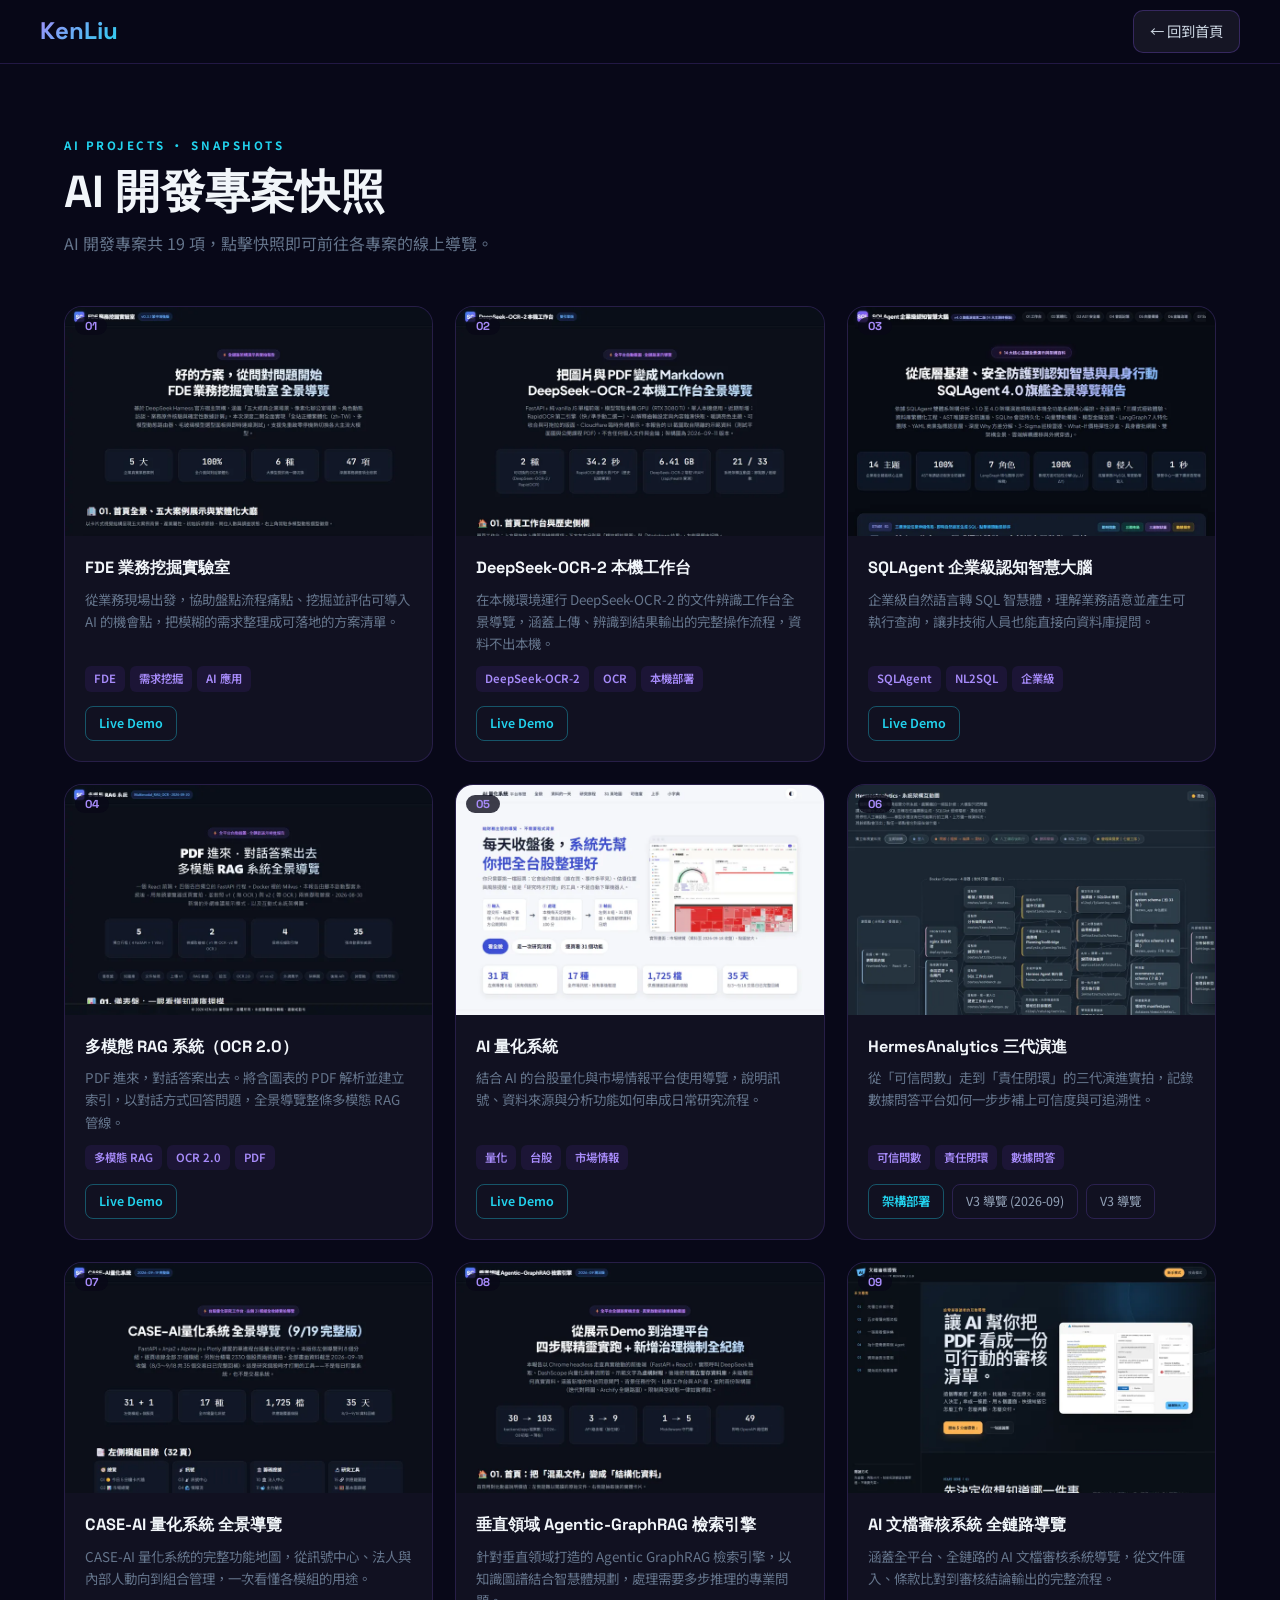
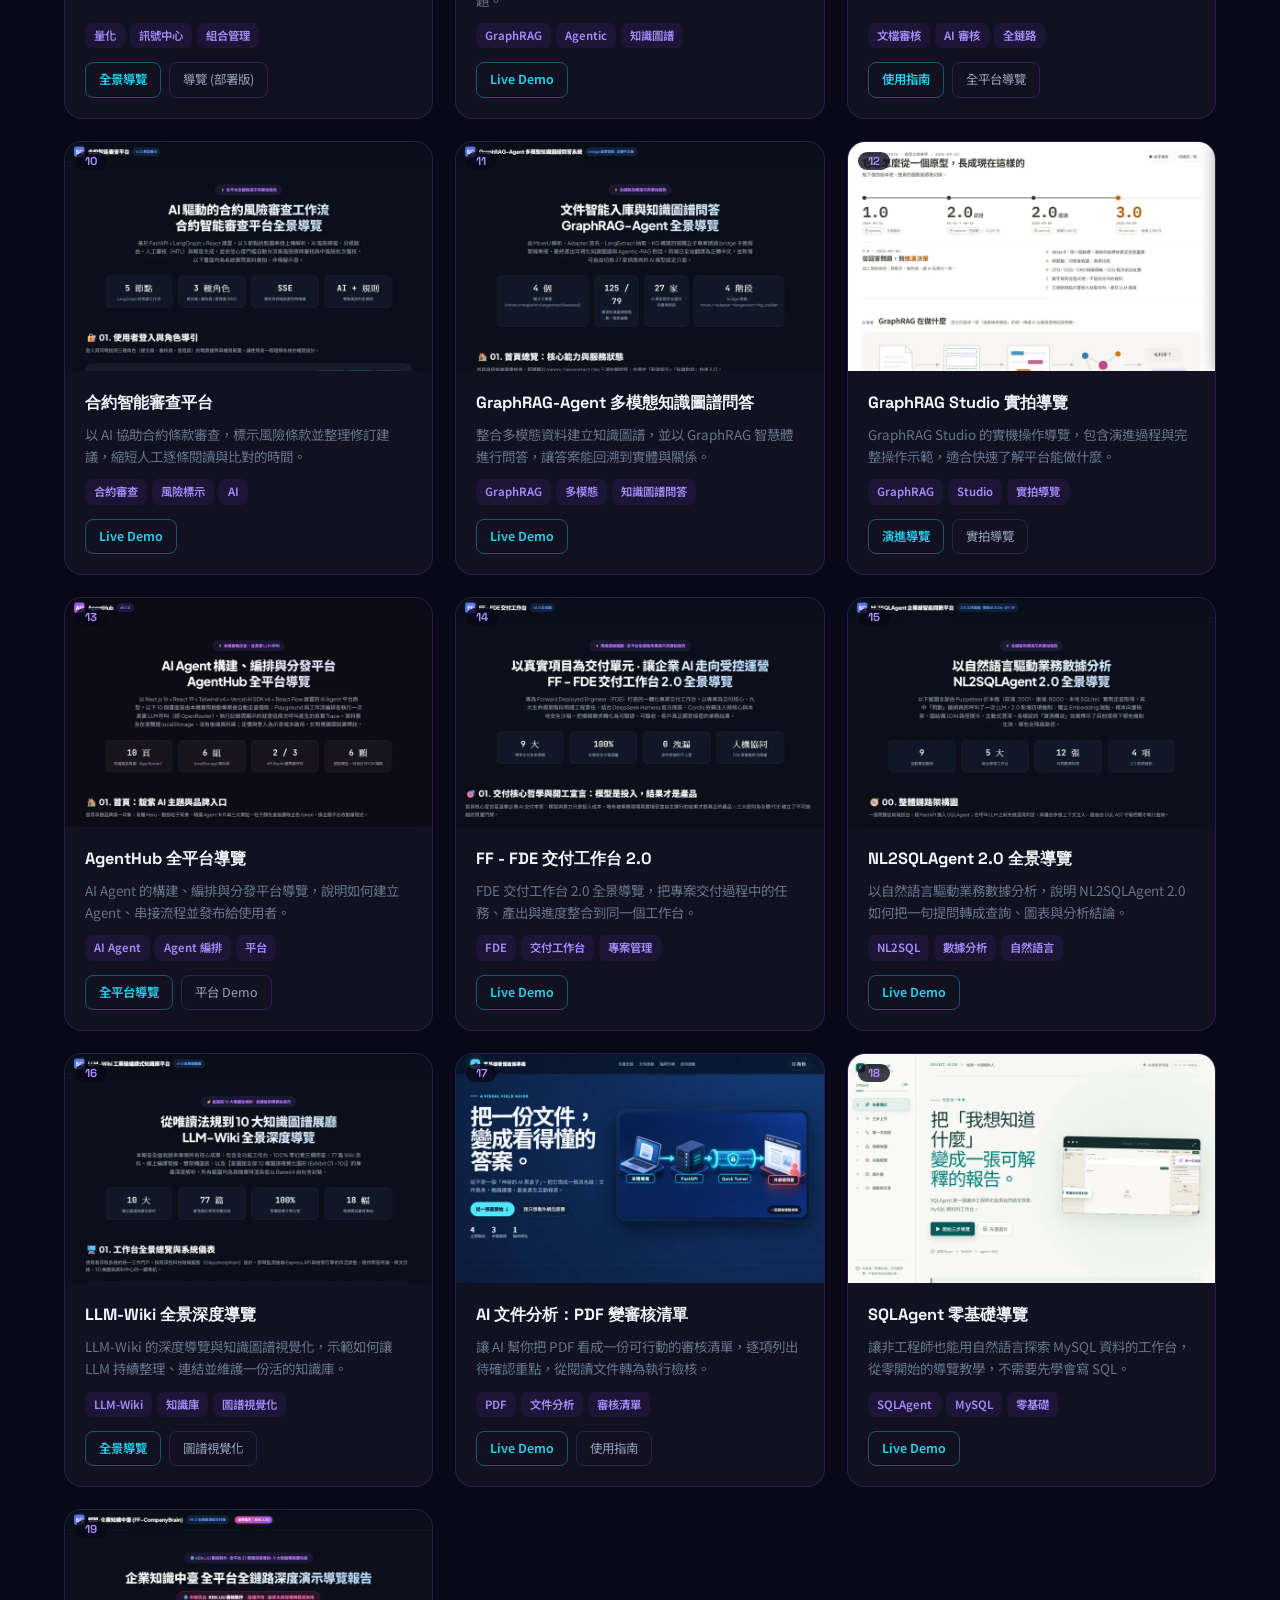
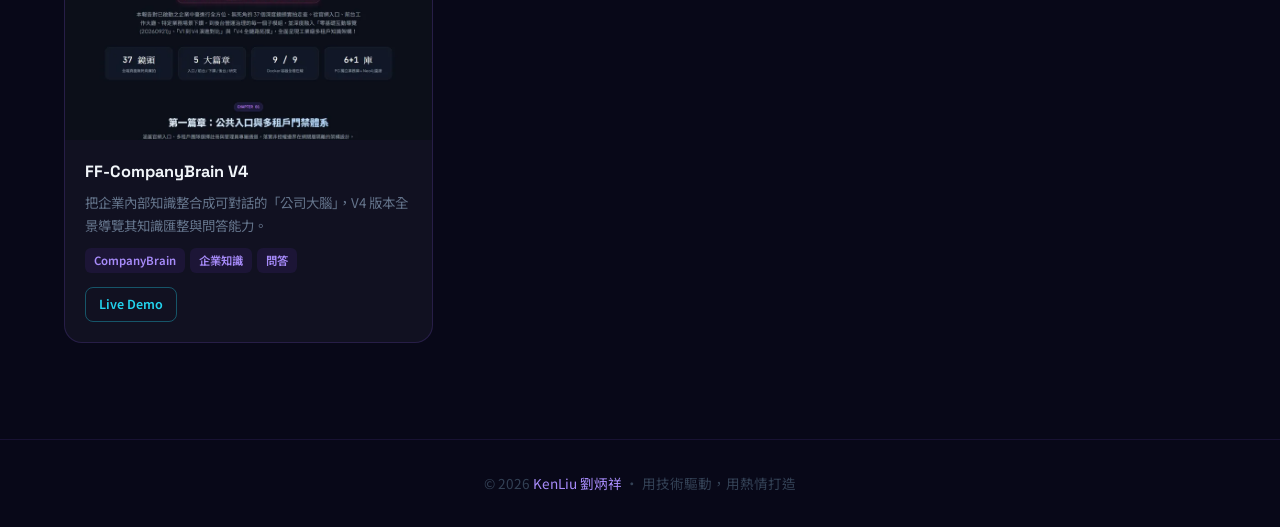
<file: ai-projects.html>
<!DOCTYPE html>
<html lang="zh-TW">
<head>
  <meta charset="UTF-8" />
  <meta name="viewport" content="width=device-width, initial-scale=1.0" />
  <title>AI 開發專案快照 | KenLiu 劉炳祥</title>
  <meta name="description" content="KenLiu 劉炳祥的 AI 開發專案快照總覽，點擊即可前往各專案的線上導覽。" />
  <link rel="preconnect" href="https://fonts.googleapis.com" />
  <link rel="preconnect" href="https://fonts.gstatic.com" crossorigin />
  <link href="https://fonts.googleapis.com/css2?family=Space+Grotesk:wght@400;500;700&family=Noto+Sans+TC:wght@300;400;500;700&display=swap" rel="stylesheet" />
  <script src="ai-projects-data.js"></script>
  <style>
    *, *::before, *::after { box-sizing: border-box; margin: 0; padding: 0; }
    html { scroll-behavior: smooth; }
    body { font-family: 'Noto Sans TC', 'Space Grotesk', sans-serif; background: #080818; color: #f1f5f9; line-height: 1.7; overflow-x: hidden; }
    ::selection { background: rgba(124,58,237,0.32); }

    .bar { position: sticky; top: 0; z-index: 10; height: 64px; display: flex; align-items: center; padding: 0 24px; background: rgba(8,8,24,0.92); backdrop-filter: blur(20px); border-bottom: 1px solid rgba(139,92,246,0.2); }
    .bar-in { max-width: 1200px; margin: 0 auto; width: 100%; display: flex; align-items: center; justify-content: space-between; }
    .logo { font-family: 'Space Grotesk', sans-serif; font-size: 1.5rem; font-weight: 700; text-decoration: none; background: linear-gradient(135deg,#a78bfa,#22d3ee); -webkit-background-clip: text; -webkit-text-fill-color: transparent; }
    .back { color: #cbd5e1; text-decoration: none; font-size: 0.9rem; padding: 8px 16px; border-radius: 10px; border: 1px solid rgba(139,92,246,0.28); background: rgba(255,255,255,0.06); transition: all .2s; }
    .back:hover { background: rgba(255,255,255,0.12); }

    main { max-width: 1200px; margin: 0 auto; padding: 72px 24px 96px; }
    .eyebrow { font-size: 0.72rem; font-weight: 700; letter-spacing: 0.22em; text-transform: uppercase; color: #22d3ee; margin-bottom: 10px; }
    h1 { font-family: 'Space Grotesk', sans-serif; font-size: clamp(2rem,4vw,2.8rem); font-weight: 700; line-height: 1.18; margin-bottom: 12px; }
    .sub { color: #64748b; max-width: 620px; margin-bottom: 48px; }

    .grid { display: grid; grid-template-columns: repeat(auto-fill, minmax(340px, 1fr)); gap: 22px; }
    .card { background: rgba(255,255,255,0.04); border: 1px solid rgba(139,92,246,0.18); border-radius: 18px; overflow: hidden; display: flex; flex-direction: column; transition: all .3s; }
    .card:hover { border-color: rgba(124,58,237,0.5); transform: translateY(-5px); box-shadow: 0 16px 48px rgba(124,58,237,0.18); }
    .shot { position: relative; aspect-ratio: 16/10; background: linear-gradient(135deg,#111132,#1c1c48); display: block; overflow: hidden; }
    .shot img { width: 100%; height: 100%; object-fit: cover; object-position: top; display: block; transition: transform .5s; }
    .card:hover .shot img { transform: scale(1.04); }
    .shot .fallback { position: absolute; inset: 0; display: none; align-items: center; justify-content: center; font-size: 3.8rem; opacity: .65; }
    .shot.noimg .fallback { display: flex; }
    .no { position: absolute; top: 10px; left: 10px; padding: 2px 10px; border-radius: 100px; background: rgba(8,8,24,0.78); color: #a78bfa; font: 700 0.72rem 'Space Grotesk', sans-serif; }
    .body { padding: 18px 20px 20px; display: flex; flex-direction: column; flex: 1; }
    .body h2 { font-family: 'Space Grotesk', sans-serif; font-size: 1.02rem; font-weight: 700; margin-bottom: 6px; }
    .body p { color: #64748b; font-size: 0.84rem; line-height: 1.65; margin-bottom: 12px; flex: 1; }
    .tags { display: flex; flex-wrap: wrap; gap: 5px; margin-bottom: 14px; }
    .tags span { padding: 3px 9px; border-radius: 6px; background: rgba(124,58,237,0.1); color: #a78bfa; font-size: 0.71rem; font-weight: 600; }
    .links { display: flex; flex-wrap: wrap; gap: 8px; }
    .links a { display: inline-flex; align-items: center; gap: 5px; padding: 6px 13px; border-radius: 8px; border: 1px solid rgba(139,92,246,0.22); color: #94a3b8; text-decoration: none; font-size: 0.78rem; transition: all .2s; }
    .links a:first-child { border-color: rgba(34,211,238,0.35); color: #22d3ee; font-weight: 600; }
    .links a:hover { color: #f1f5f9; background: rgba(34,211,238,0.1); }

    footer { border-top: 1px solid rgba(139,92,246,0.12); padding: 32px 24px; text-align: center; color: #334155; font-size: 0.85rem; }
    footer a { color: #a78bfa; text-decoration: none; }
    @media (max-width: 420px) { .grid { grid-template-columns: 1fr; } }
  </style>
</head>
<body>
  <header class="bar"><div class="bar-in">
    <a class="logo" href="index.html">KenLiu</a>
    <a class="back" href="index.html#projects">← 回到首頁</a>
  </div></header>

  <main>
    <p class="eyebrow">AI Projects · Snapshots</p>
    <h1>AI 開發專案快照</h1>
    <p class="sub" id="sub"></p>
    <div class="grid" id="grid"></div>
  </main>

  <footer><p>© 2026 <a href="index.html">KenLiu 劉炳祥</a> · 用技術驅動，用熱情打造</p></footer>

  <script>
    const list = window.AI_PROJECTS || [];
    document.getElementById('sub').textContent = `AI 開發專案共 ${list.length} 項，點擊快照即可前往各專案的線上導覽。`;

    // 資料全為自家 ai-projects-data.js 的靜態內容，用 textContent / setAttribute 組 DOM，不走 innerHTML。
    const el = (tag, cls, text) => { const n = document.createElement(tag); if (cls) n.className = cls; if (text) n.textContent = text; return n; };

    const grid = document.getElementById('grid');
    list.forEach((p, i) => {
      const card = el('article', 'card');

      const shot = el('a', 'shot');
      shot.href = p.links[0].url; shot.target = '_blank'; shot.rel = 'noopener noreferrer';
      shot.setAttribute('aria-label', `${p.title} 快照`);
      const img = el('img'); img.src = `images/ai/${p.id}.webp`; img.alt = `${p.title} 快照`; img.loading = 'lazy';
      img.onerror = () => { img.remove(); shot.classList.add('noimg'); };  // 沒截到圖就退回 emoji
      shot.append(img, el('span', 'fallback', p.icon), el('span', 'no', String(i + 1).padStart(2, '0')));

      const body = el('div', 'body');
      const tags = el('div', 'tags'); p.tags.forEach(t => tags.append(el('span', '', t)));
      const links = el('div', 'links');
      p.links.forEach(l => { const a = el('a', '', l.label); a.href = l.url; a.target = '_blank'; a.rel = 'noopener noreferrer'; links.append(a); });
      body.append(el('h2', '', p.title), el('p', '', p.desc), tags, links);

      card.append(shot, body);
      grid.append(card);
    });
  </script>
</body>
</html>
</file>
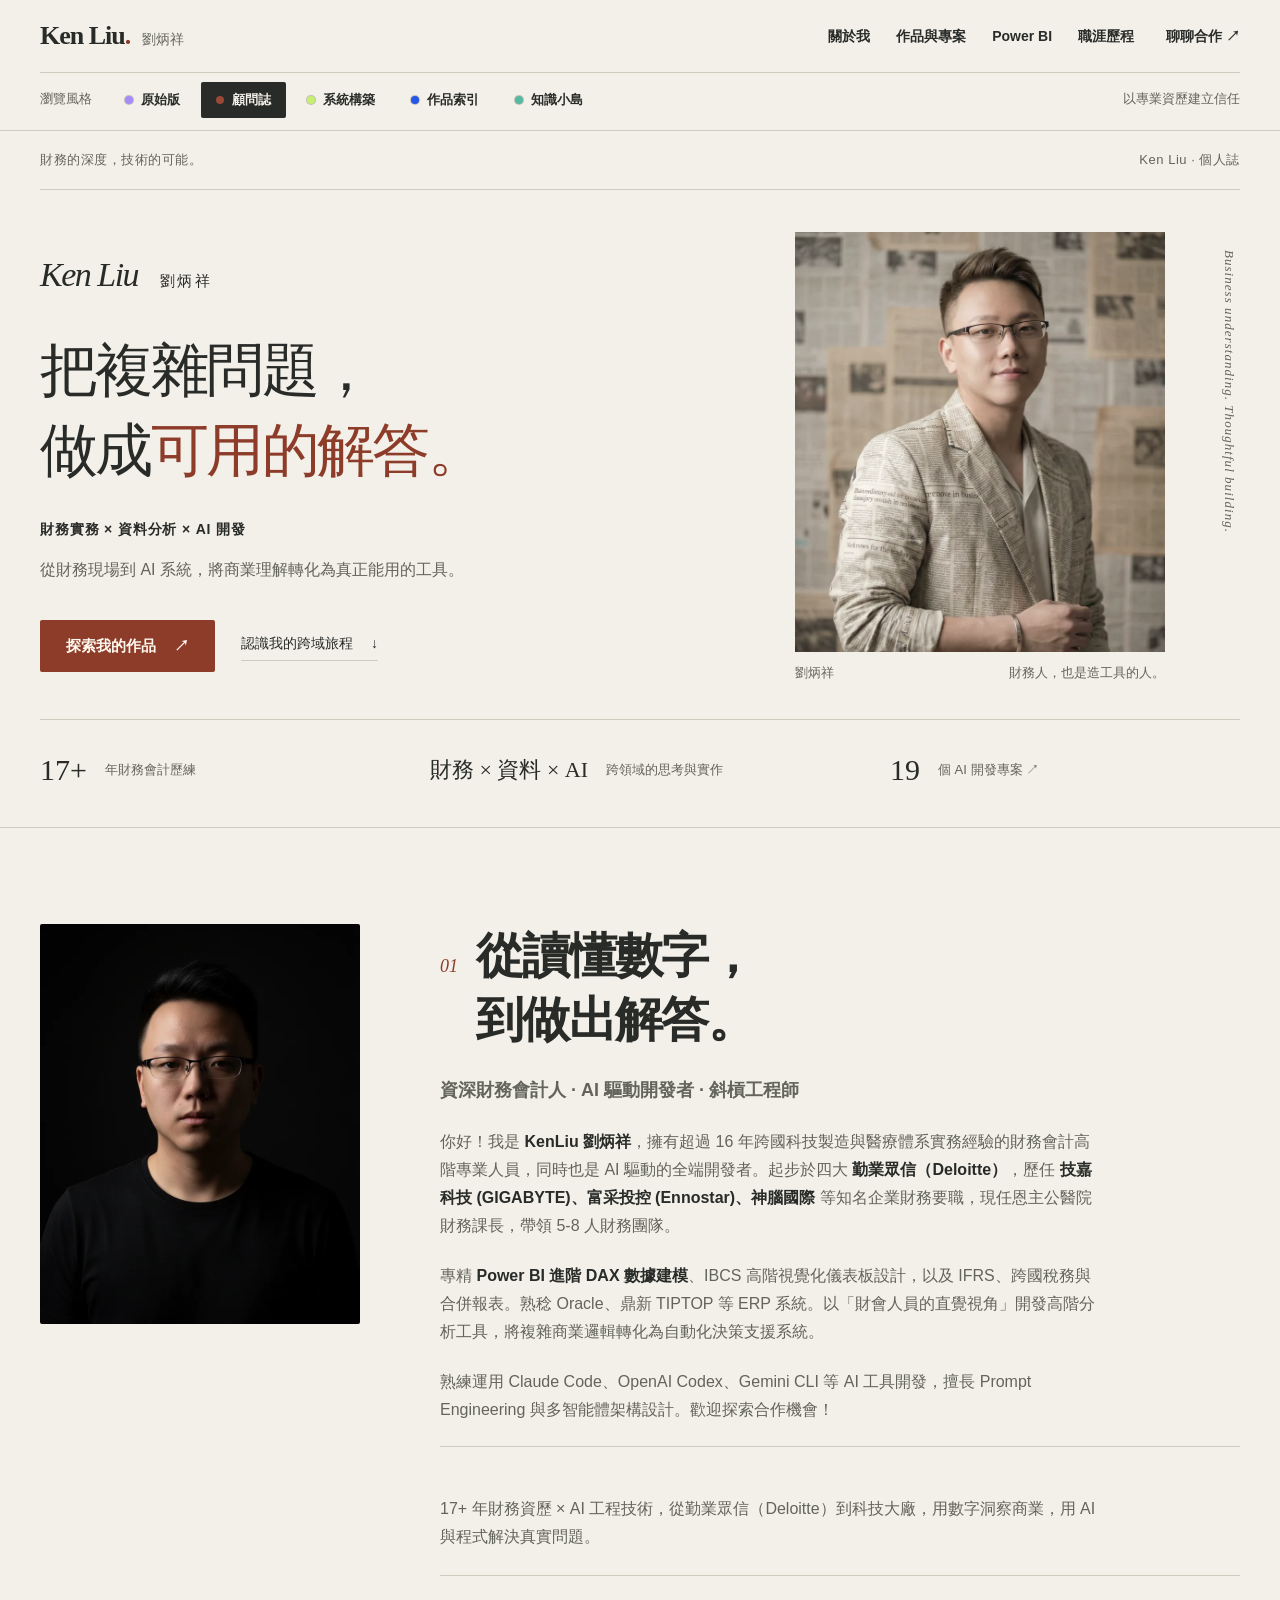
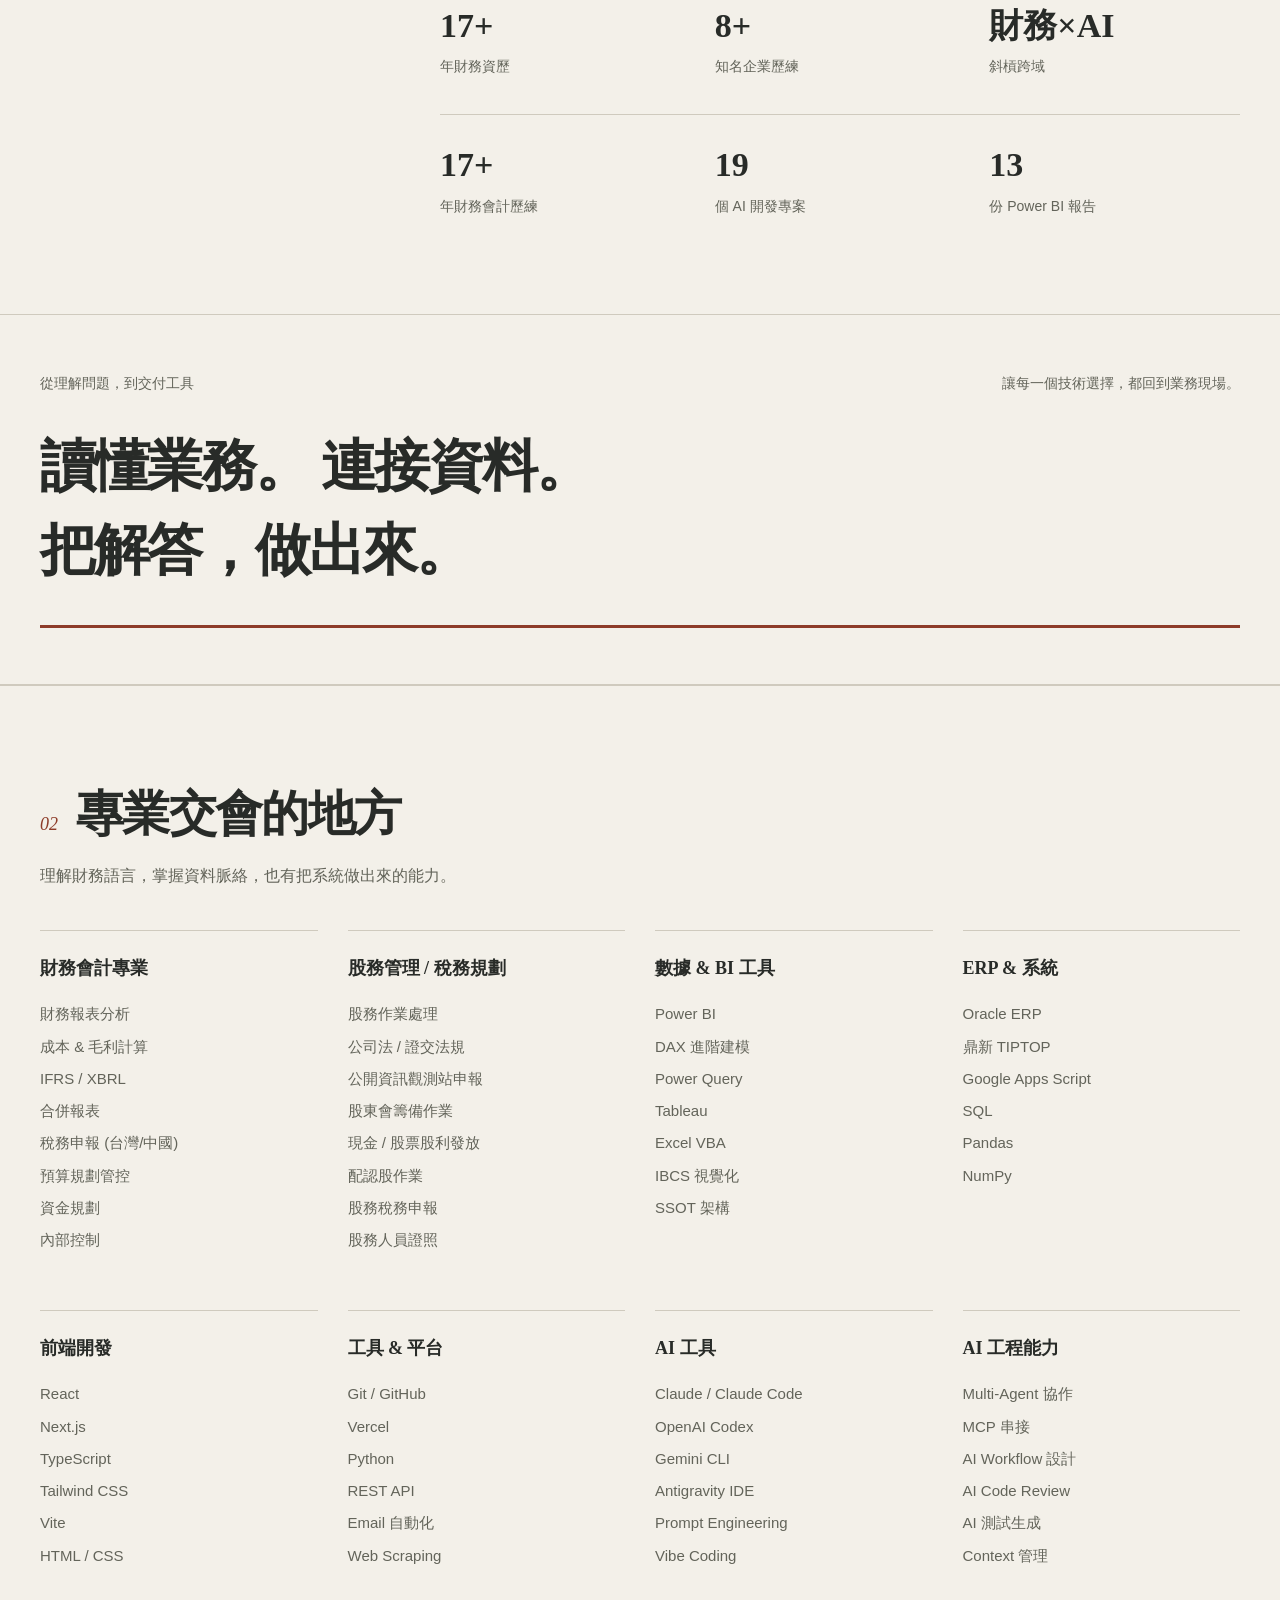
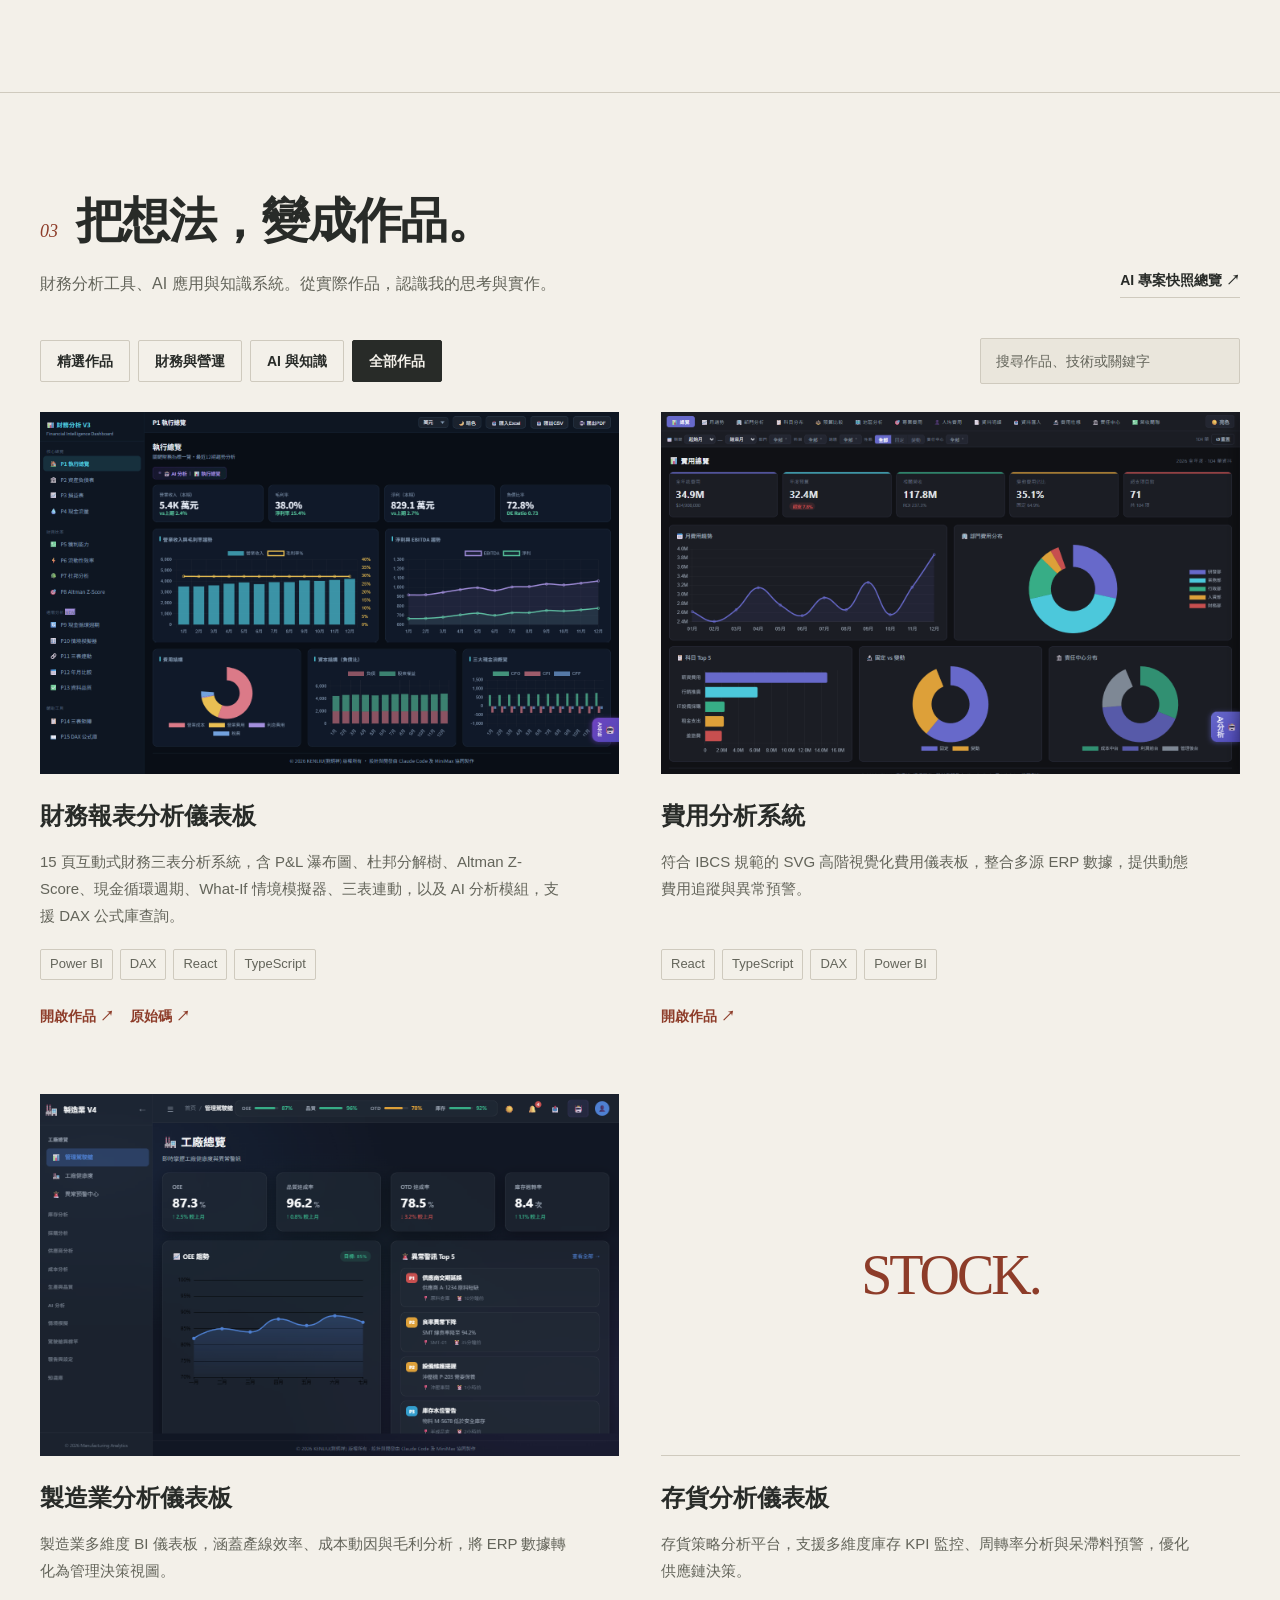
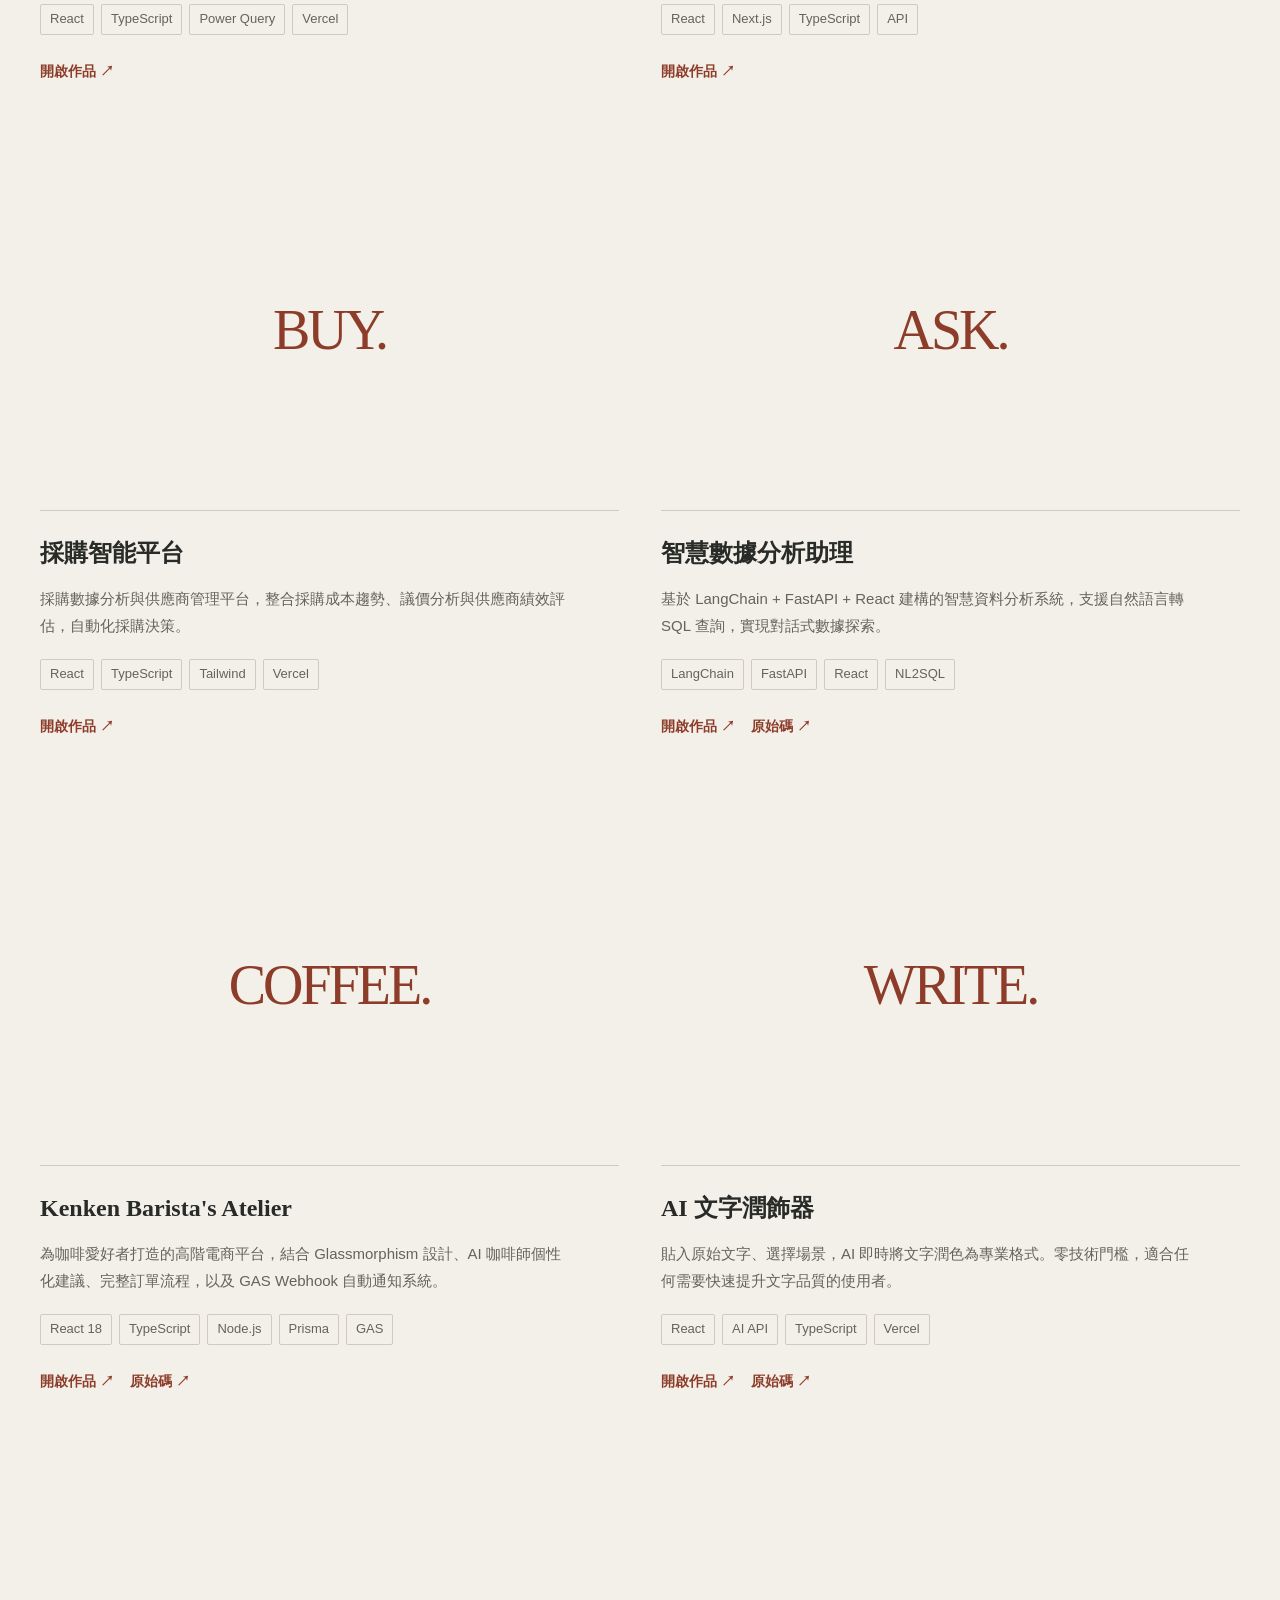
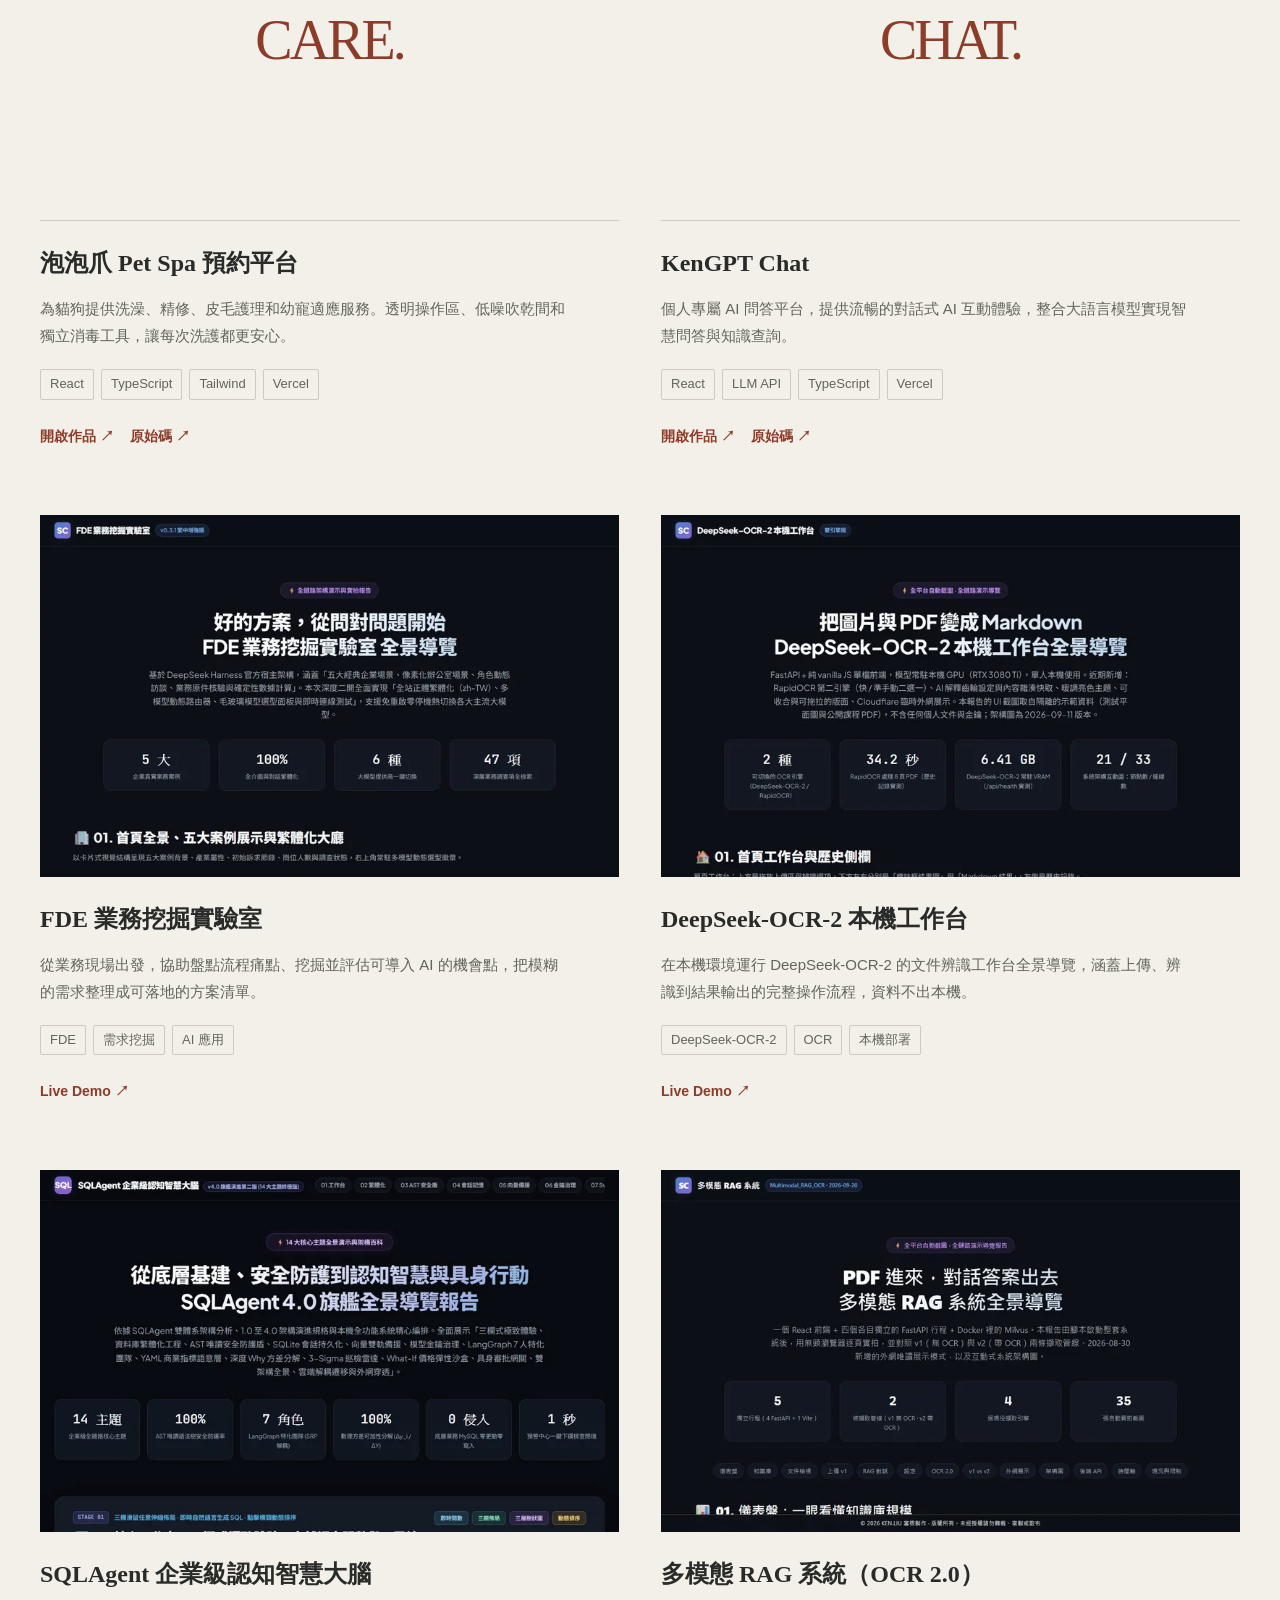
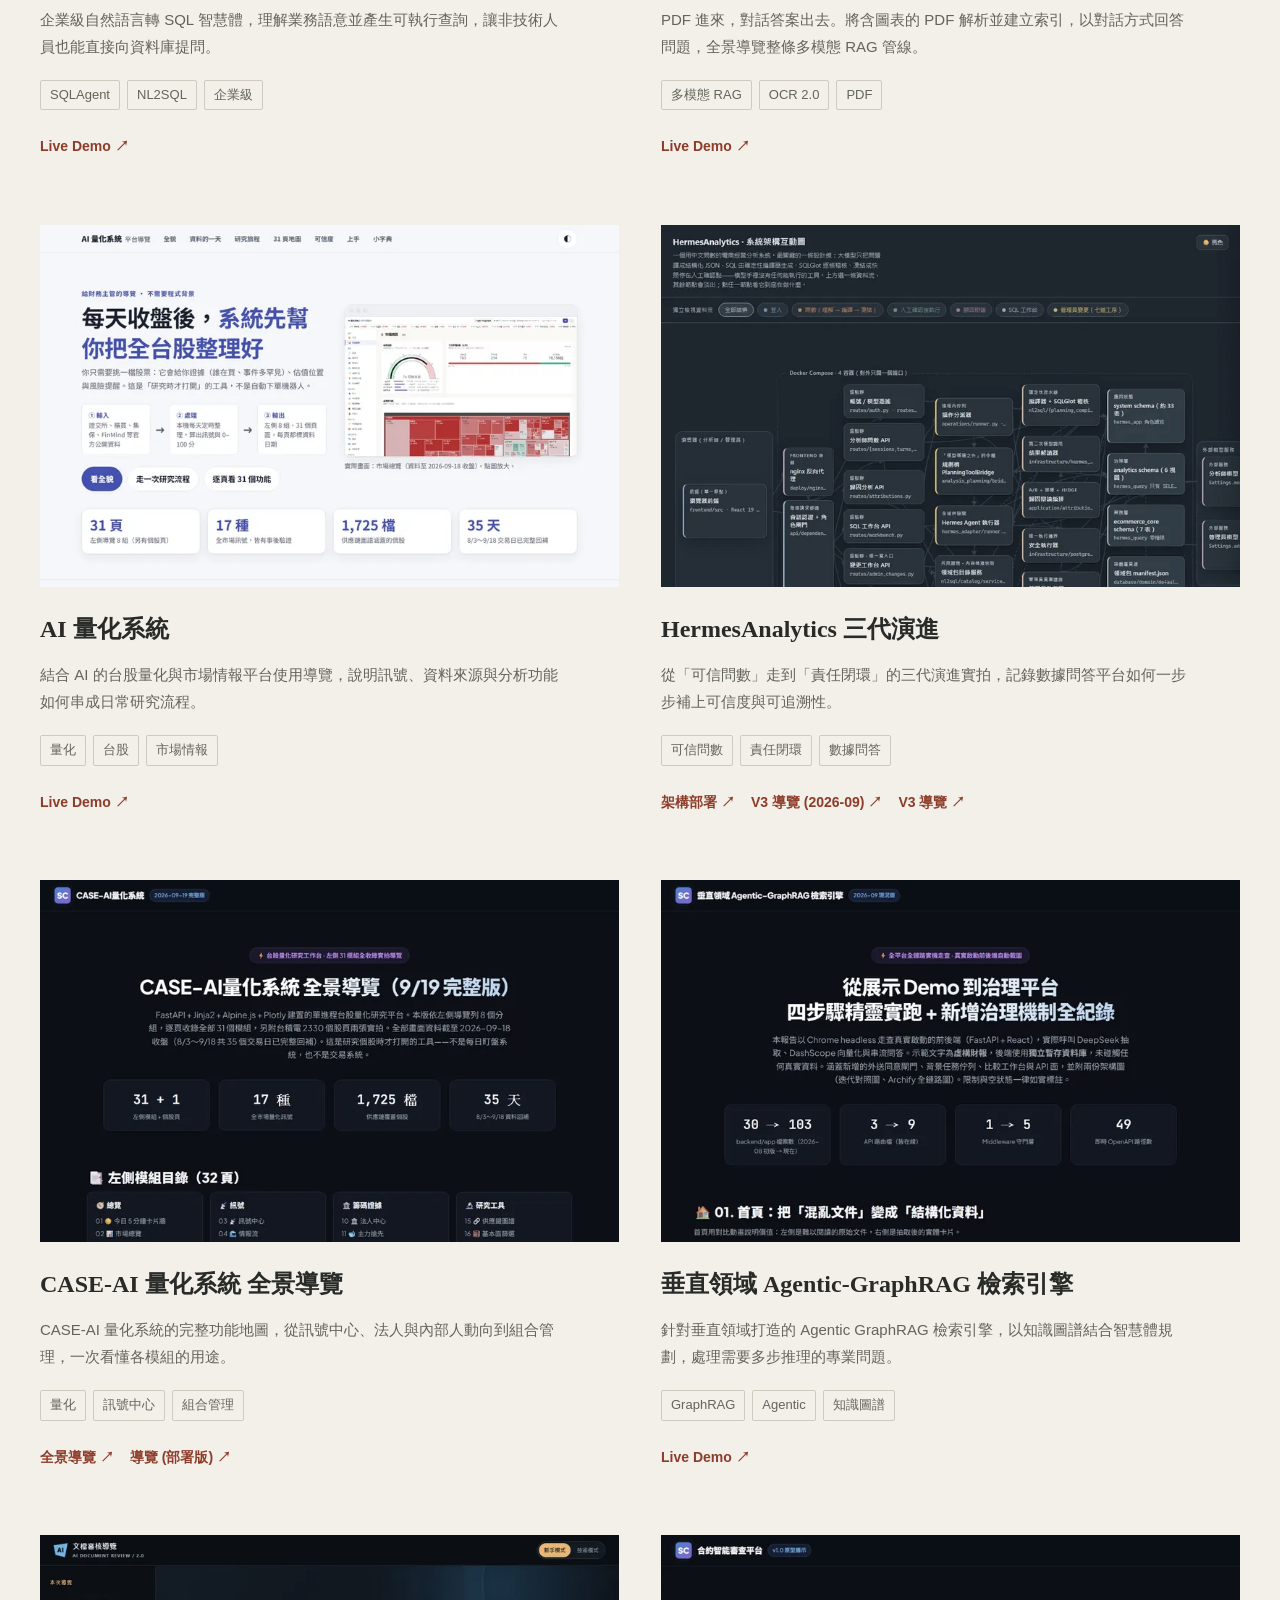
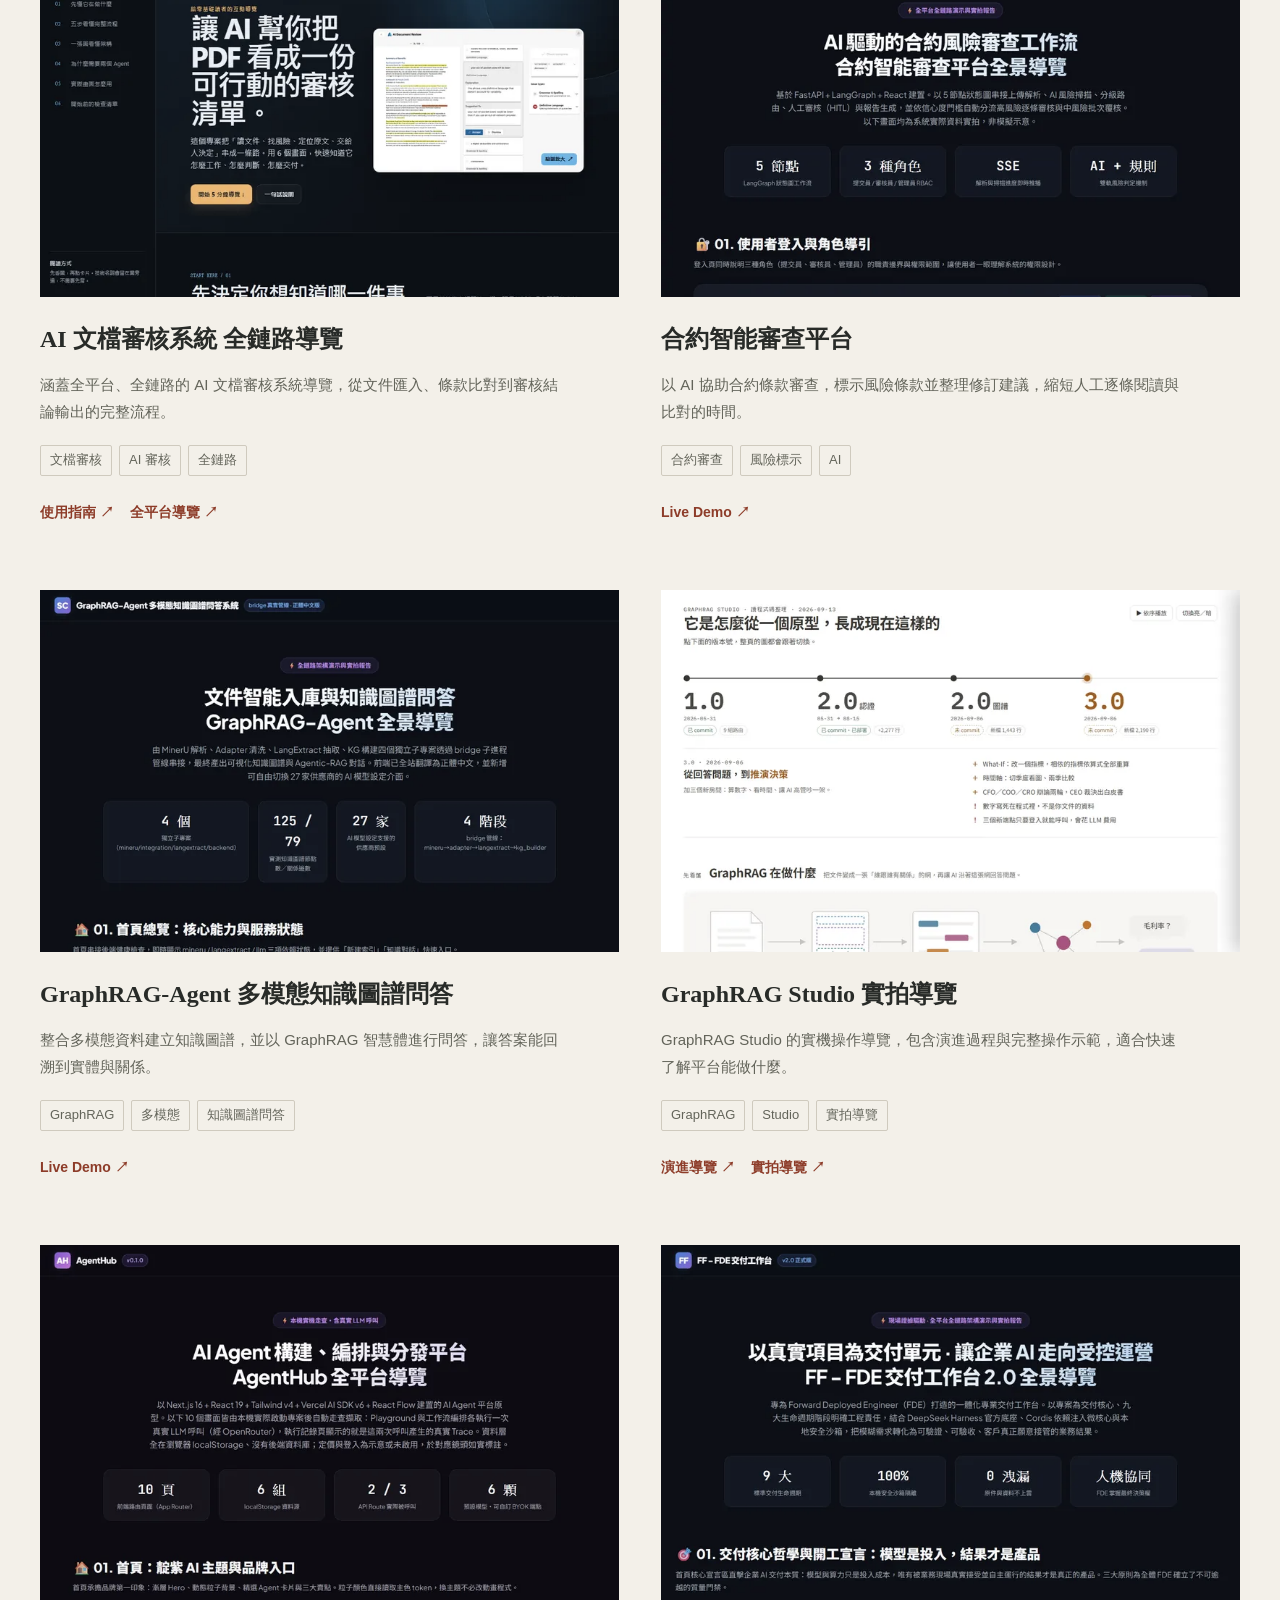
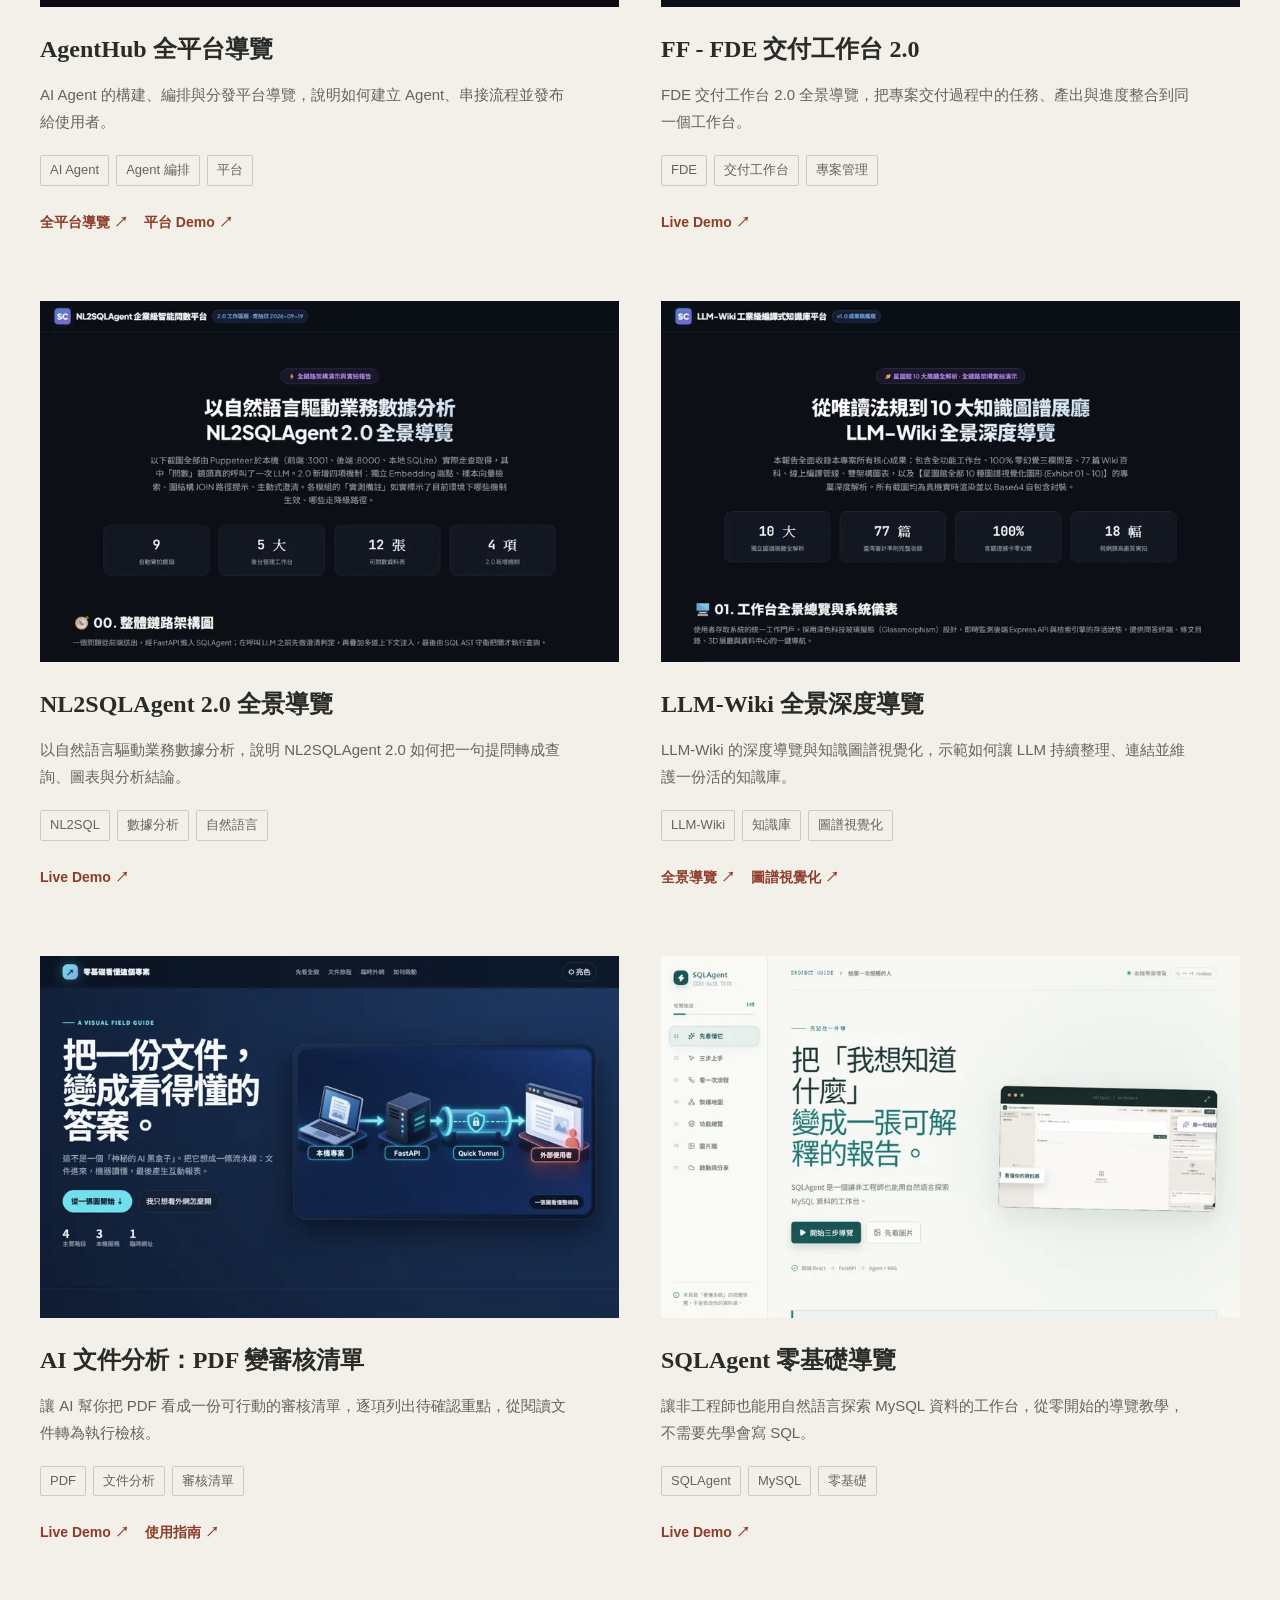
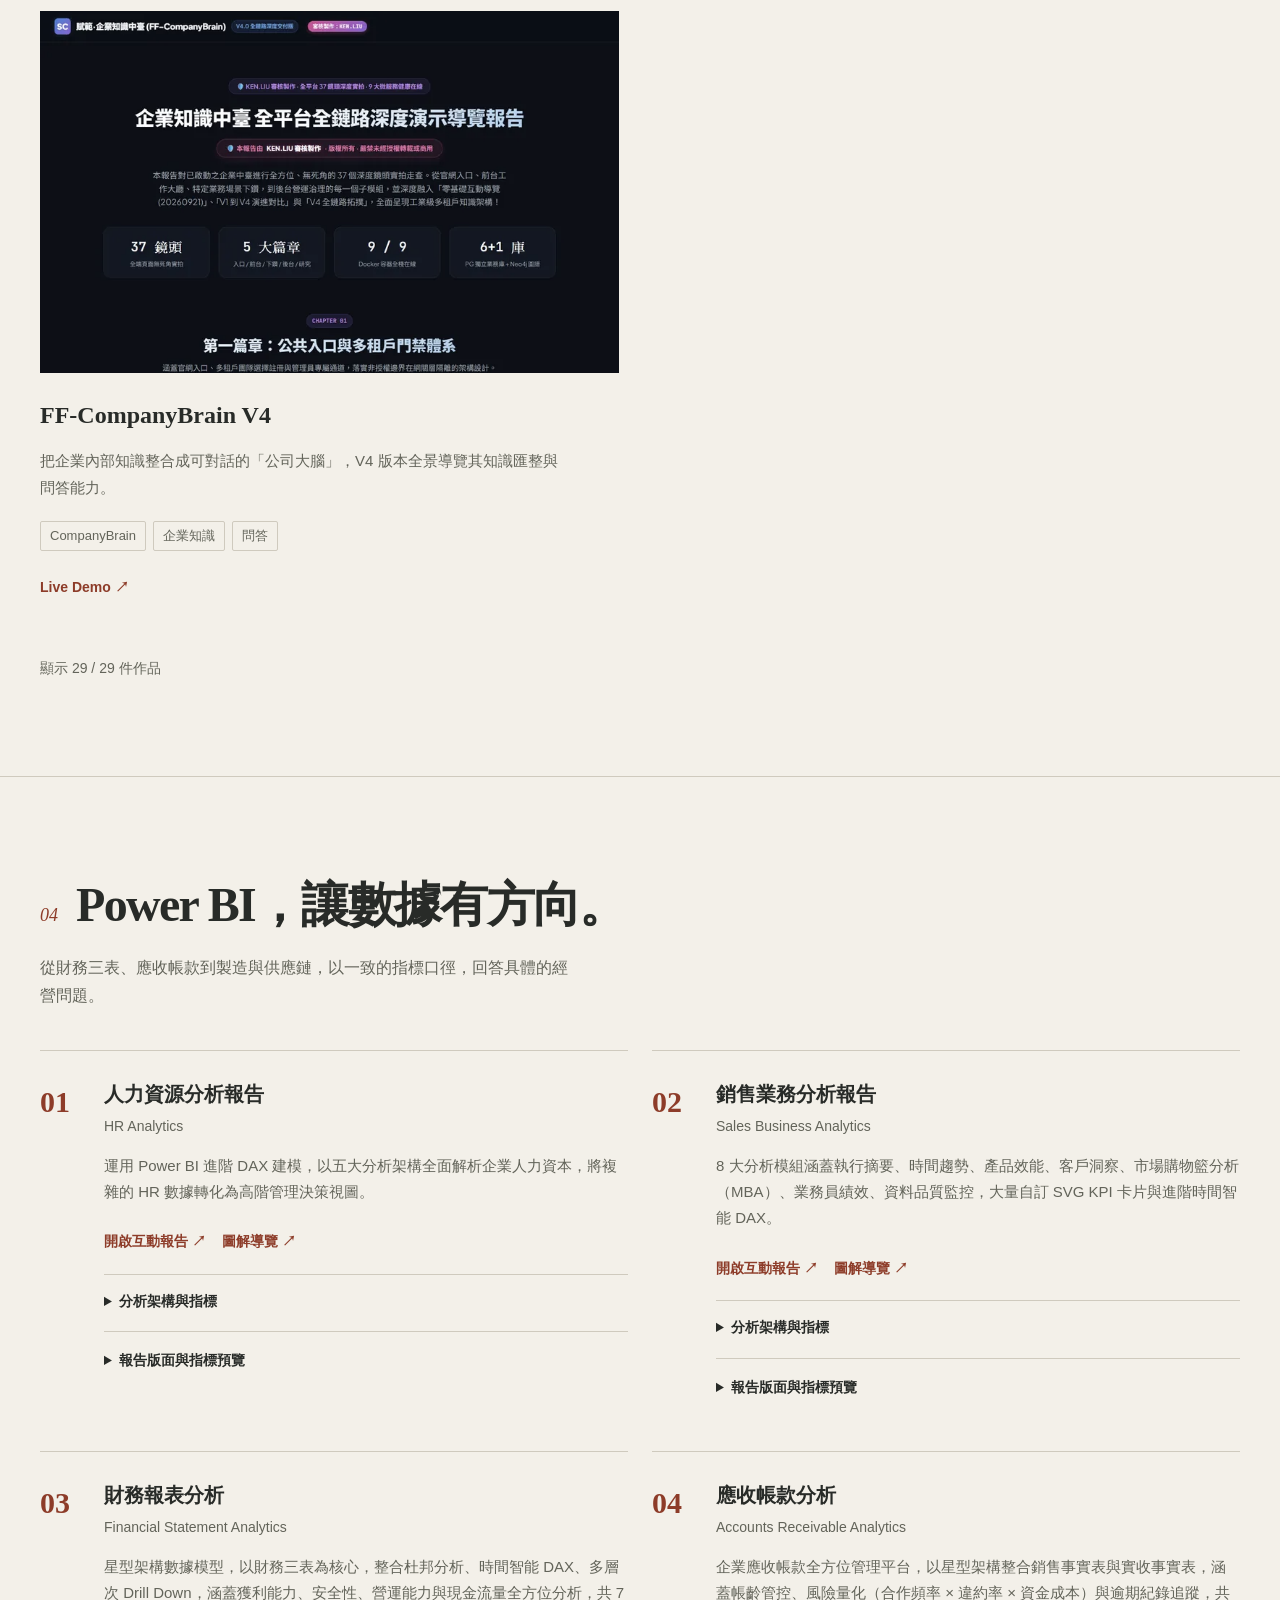
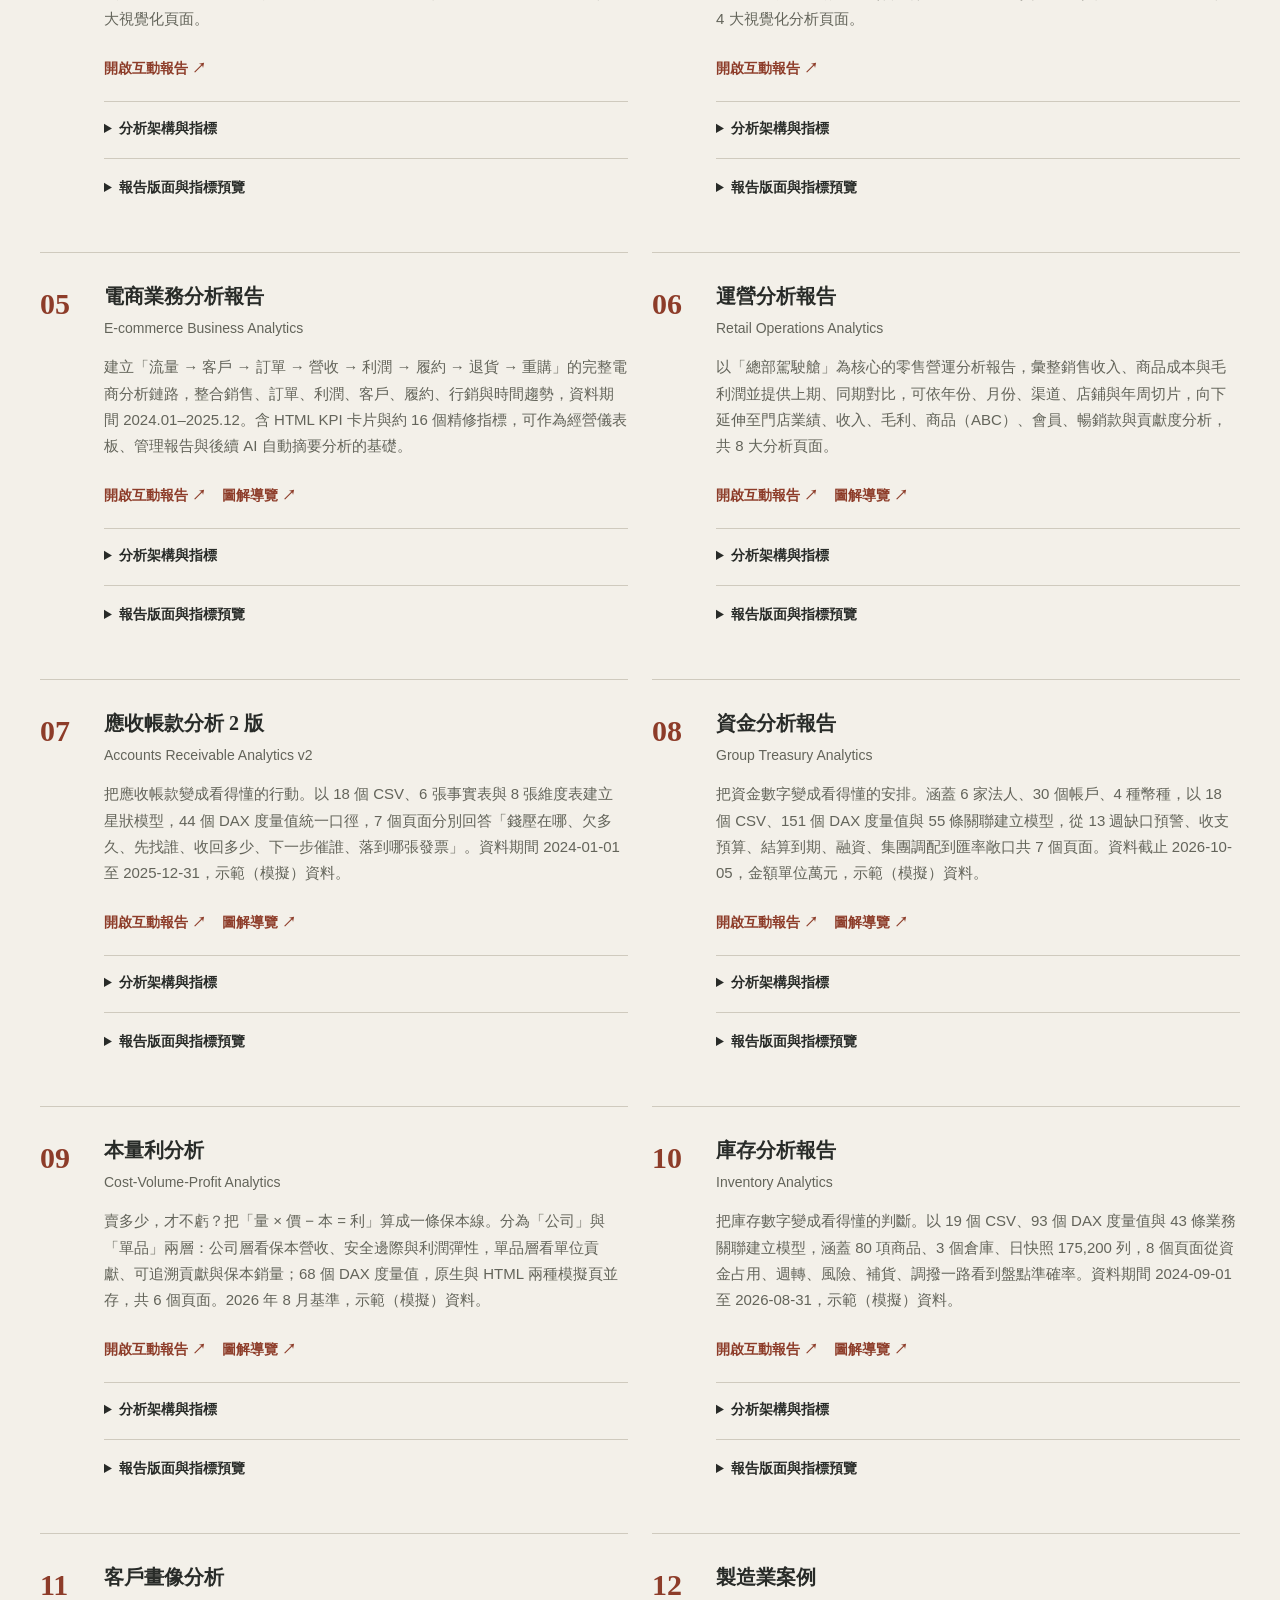
<file: design-exploration/verification/storage-blocked.html>
<!DOCTYPE html>
<html lang="zh-TW" data-style="editorial">
<head>
  <base href="/">
  <script>Object.defineProperty(window,"localStorage",{get(){throw new DOMException("Storage blocked in verification fixture","SecurityError")}});</script>
  <meta charset="UTF-8">
  <meta name="viewport" content="width=device-width, initial-scale=1">
  <meta name="color-scheme" content="light dark">
  <title>Ken Liu 劉炳祥｜財務實務 × 資料分析 × AI 開發</title>
  <meta name="description" content="Ken Liu 劉炳祥，以財務實務理解商業問題，結合 Power BI、資料分析與 AI 工程，打造可用的決策工具。探索作品、職涯與合作機會。">
  <script>try{const s=new URLSearchParams(location.search).get('style')||localStorage.getItem('ken-brand-style');if(['classic','editorial','systems','gallery','island'].includes(s))document.documentElement.dataset.style=s}catch{}</script>
  <link rel="stylesheet" href="design-exploration/shared.css">
  <link rel="stylesheet" href="design-exploration/themes/editorial.css">
  <link rel="stylesheet" href="design-exploration/themes/systems.css">
  <link rel="stylesheet" href="design-exploration/themes/gallery.css">
  <link rel="stylesheet" href="design-exploration/themes/island.css">
  <link rel="stylesheet" href="design-exploration/content-complete.css">
  <script src="ai-projects-data.js" defer></script>
  <script src="design-exploration/report-data.js" defer></script>
  <script src="design-exploration/report-preview-data.js" defer></script>
  <script src="design-exploration/brand-data.js" defer></script>
  <script src="design-exploration/hero-templates.js" defer></script>
  <script src="design-exploration/site.js" defer></script>
</head>
<body>
  <a class="skip-link" href="#main">跳至主要內容</a>
  <header class="site-header">
    <div class="header-inner">
      <div class="nav-row">
        <a class="brand" href="#home" aria-label="Ken Liu 劉炳祥，回到首頁"><span class="brand-latin">Ken Liu<span class="brand-dot">.</span></span><span class="brand-chinese">劉炳祥</span></a>
        <nav class="site-nav" id="site-nav" aria-label="網站導覽"><a href="#about">關於我</a><a href="#projects">作品與專案</a><a href="#powerbi">Power BI</a><a href="#experience">職涯歷程</a></nav>
        <a class="header-contact" href="#contact">聊聊合作 <span aria-hidden="true">↗</span></a>
        <button class="mobile-menu-toggle" aria-controls="site-nav" aria-expanded="false">選單</button>
      </div>
      <div class="style-row"><span class="style-label" id="style-label">瀏覽風格</span><div class="style-picker" role="group" aria-label="切換網站風格">
        <button class="style-button" data-style-choice="classic" aria-pressed="false"><span class="style-swatch" style="--swatch:#a78bfa" aria-hidden="true"></span>原始版</button>
        <button class="style-button" data-style-choice="editorial" aria-pressed="true"><span class="style-swatch" style="--swatch:#9b4837" aria-hidden="true"></span>顧問誌</button>
        <button class="style-button" data-style-choice="systems" aria-pressed="false"><span class="style-swatch" style="--swatch:#c7ef71" aria-hidden="true"></span>系統構築</button>
        <button class="style-button" data-style-choice="gallery" aria-pressed="false"><span class="style-swatch" style="--swatch:#2457e5" aria-hidden="true"></span>作品索引</button>
        <button class="style-button" data-style-choice="island" aria-pressed="false"><span class="style-swatch" style="--swatch:#56baa1" aria-hidden="true"></span>知識小島</button>
      </div><span class="style-hint" id="style-hint">以專業資歷建立信任</span></div>
    </div>
  </header>
  <section id="classic-shell" class="classic-shell" aria-label="原始版完整網站" hidden>
    <div id="classic-loading" class="classic-loading" role="status">正在載入原始版完整內容…</div>
    <iframe id="classic-frame" title="KenLiu 原始版完整個人品牌網站" data-src="index-classic.html" aria-busy="true"></iframe>
    <p class="classic-fallback" id="classic-fallback" hidden>原始版仍在載入。<a href="index-classic.html" target="_blank" rel="noopener noreferrer">另開原始版完整頁面 ↗</a></p>
  </section>
  <main id="main">
    <section id="home" class="hero" aria-label="認識 Ken Liu"></section>
    <section id="about" class="section"><div class="about-grid"><img class="about-photo" src="images/dark.webp" width="800" height="1000" alt="劉炳祥 Ken Liu 人像" loading="lazy"><div class="about-copy"><div class="section-heading"><span class="section-index">01</span><h2>從讀懂數字，<br>到做出解答。</h2></div><div id="original-about"></div><div class="stats"><div class="stat"><strong>17+</strong><span>年財務會計歷練</span></div><div class="stat"><strong id="ai-stat">19</strong><span>個 AI 開發專案</span></div><div class="stat"><strong id="bi-stat">13</strong><span>份 Power BI 報告</span></div></div></div></div></section>
    <section class="story" aria-label="我的工作方法"><div class="story-top"><span>從理解問題，到交付工具</span><span>讓每一個技術選擇，都回到業務現場。</span></div><p class="story-statement"><span>讀懂業務。</span> <span>連接資料。</span><br><span>把解答，做出來。</span></p><div class="story-path" aria-hidden="true"></div></section>
    <section id="expertise" class="section"><div class="section-head"><div><div class="section-heading"><span class="section-index">02</span><h2>專業交會的地方</h2></div><p class="section-intro">理解財務語言，掌握資料脈絡，也有把系統做出來的能力。</p></div></div><div class="skills-grid" id="skills-grid"></div></section>
    <section id="projects" class="section"><div class="section-head"><div><div class="section-heading"><span class="section-index">03</span><h2>把想法，變成作品。</h2></div><p class="section-intro">財務分析工具、AI 應用與知識系統。從實際作品，認識我的思考與實作。</p></div><a class="section-link" href="ai-projects.html">AI 專案快照總覽 <span aria-hidden="true">↗</span></a></div><div class="projects-toolbar"><div class="project-filters" role="group" aria-label="篩選作品"><button class="filter-button" data-filter="featured" aria-pressed="true">精選作品</button><button class="filter-button" data-filter="finance" aria-pressed="false">財務與營運</button><button class="filter-button" data-filter="ai" aria-pressed="false">AI 與知識</button><button class="filter-button" data-filter="all" aria-pressed="false">全部作品</button></div><label><span class="visually-hidden">搜尋作品名稱、內容或技術</span><input class="project-search" id="project-search" type="search" placeholder="搜尋作品、技術或關鍵字" autocomplete="off"></label></div><div class="project-grid" id="project-grid"></div><div class="empty-state" id="empty-state" hidden><h3>沒有找到符合的作品</h3><p>試試其他關鍵字，或清除篩選重新瀏覽。</p><button class="button button-secondary" id="clear-search">清除搜尋與篩選</button></div><div class="project-results"><p class="result-count" id="result-count" role="status" aria-live="polite"></p><button class="button button-secondary" id="load-more">瀏覽更多作品 <span aria-hidden="true">↓</span></button></div></section>
    <section id="powerbi" class="section"><div class="section-head"><div><div class="section-heading"><span class="section-index">04</span><h2>Power BI，讓數據有方向。</h2></div><p class="section-intro">從財務三表、應收帳款到製造與供應鏈，以一致的指標口徑，回答具體的經營問題。</p></div></div><div class="bi-grid" id="bi-grid"></div><button class="button button-secondary" id="bi-more" aria-expanded="false" aria-controls="bi-grid">展開全部報告</button></section>
    <section id="experience" class="section"><div class="section-head"><div><div class="section-heading"><span class="section-index">05</span><h2>經驗，是理解問題的起點。</h2></div><p class="section-intro">從審計查核到財務管理，持續在科技製造與醫療現場累積判斷力。</p></div></div><div class="career-list" id="career-list"></div><button class="button button-secondary career-more" id="career-more" aria-expanded="false" aria-controls="career-list">展開完整經歷</button><p class="education"><strong>中原大學 · 會計學系 · 大學畢業</strong>2001 — 2005<br>財務會計專業學歷</p></section>
    <section id="contact" class="contact-section"><h2>你的下一個問題，<br>我們一起想。</h2><p>有財務分析、資料系統或 AI 應用的想法？<br>歡迎聊聊合作，也歡迎交流。</p><div class="contact-links"><a class="contact-link" href="mailto:jamic710808@gmail.com"><span class="contact-label">Gmail</span><span>jamic710808@gmail.com ↗</span></a><a class="contact-link" href="mailto:jamic710808@hotmail.com"><span class="contact-label">Hotmail</span><span>jamic710808@hotmail.com ↗</span></a><a class="contact-link" href="https://line.me/ti/p/~ken19820808" target="_blank" rel="noopener noreferrer"><span class="contact-label">LINE</span><span>ken19820808 ↗</span></a></div></section>
  </main>
  <footer class="site-footer"><span>© 2026 Ken Liu 劉炳祥 · 理解商業，也動手創造。</span><div class="footer-links"><a href="https://github.com/jamic710808" target="_blank" rel="noopener noreferrer">GitHub ↗</a><a href="index-classic.html">原版網站 ↗</a><a href="#home">回到頁首 ↑</a></div></footer>
  <a class="back-top" href="#home" aria-label="回到頁首" hidden>↑</a><div class="toast" role="status" aria-live="polite" hidden></div>
  <noscript><p style="padding:32px">請啟用 JavaScript 以切換網站風格與瀏覽完整作品，或<a href="index-classic.html">前往原版網站</a>。</p></noscript>
</body>
</html>
</file>
